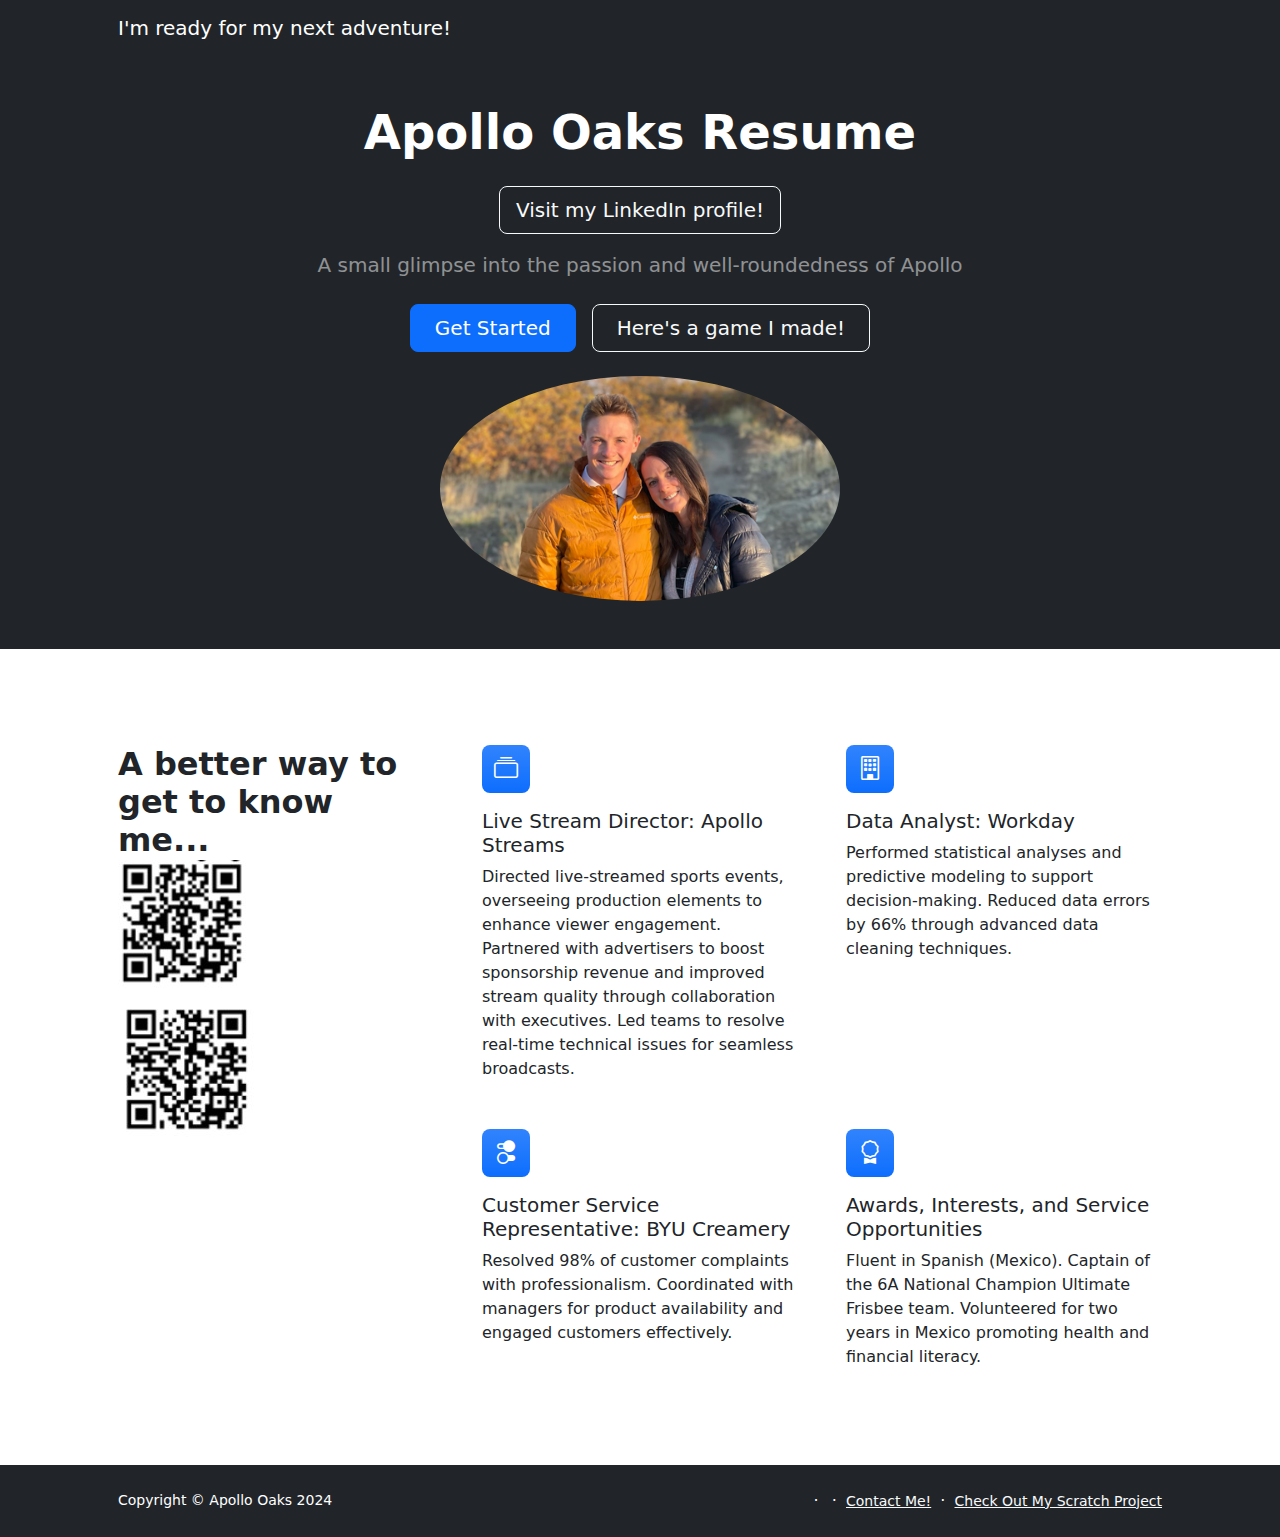
<file: index.html>
<!DOCTYPE html>
<html lang="en">
<head>
    <meta charset="utf-8" />
    <meta name="viewport" content="width=device-width, initial-scale=1, shrink-to-fit=no" />
    <meta name="description" content="Apollo Oaks Resume" />
    <meta name="author" content="Apollo Oaks" />
    <title>Apollo Oaks Resume</title>
    <!-- Favicon-->
    <link rel="icon" type="image/x-icon" href="assets/favicon.ico" />
    <!-- Bootstrap icons-->
    <link href="https://cdn.jsdelivr.net/npm/bootstrap-icons@1.5.0/font/bootstrap-icons.css" rel="stylesheet" />
    <!-- Core theme CSS (includes Bootstrap)-->
    <link href="css/styles.css" rel="stylesheet" />
</head>
<body class="d-flex flex-column h-100">
    <main class="flex-shrink-0">
        <!-- Navigation-->
        <nav class="navbar navbar-expand-lg navbar-dark bg-dark">
            <div class="container px-5">
                <a class="navbar-brand" href="index.html">I'm ready for my next adventure!</a>
                <button class="navbar-toggler" type="button" data-bs-toggle="collapse" data-bs-target="#navbarNav" aria-controls="navbarNav" aria-expanded="false" aria-label="Toggle navigation">
                    <span class="navbar-toggler-icon"></span>
                </button>
                <div class="collapse navbar-collapse" id="navbarNav">
                    <ul class="navbar-nav ms-auto mb-2 mb-lg-0">                        
                    </ul>
                </div>
            </div>
        </nav>

        <!-- Header-->
        <header class="bg-dark py-5">
            <div class="container px-5 text-center">
                <div class="row justify-content-center">
                    <div class="col-lg-8">
                        <h1 class="display-5 fw-bolder text-white mb-4">Apollo Oaks Resume</h1>
                        <a class="btn btn-outline-light btn-lg mb-3" href="https://www.linkedin.com/in/apollo-oaks/">Visit my LinkedIn profile!</a>
                        <p class="lead fw-normal text-white-50 mb-4">A small glimpse into the passion and well-roundedness of Apollo</p>
                        <div class="d-flex justify-content-center gap-3">
                            <a class="btn btn-primary btn-lg px-4" href="#features">Get Started</a>
                            <a class="btn btn-outline-light btn-lg px-4" href="html/aiwebapp.html">
                                Here's a game I made!
                            </a>
                            
                        </div>
                        <img src="assets/Profilepic.jpg" alt="Profile picture of Apollo Oaks" class="img-fluid mt-4 rounded-circle" style="max-width: 400px;">
                    </div>
                </div>
            </div>
        </header>
        

        <!-- Features Section-->
        <section class="py-5" id="features">
            <div class="container px-5 my-5">
                <div class="row gx-5">
                    <div class="col-lg-4 mb-5 mb-lg-0">
                        <h2 class="fw-bolder mb-0">A better way to get to know me... <div class="qr-section">
                            <div class="qr-code">
                                <img src="assets/Screenshot 2024-12-16 235323.jpeg" alt="Ultimate Frisbee Highlights" />
                                <p></p>
                                <p></p>
                                <p></p>
                                <p></p>
                                <img src="assets/Screenshot 2024-12-17 000816.jpeg" alt="Eagle Scout Project" />

                            </div>
                        </div>
                        </h2>
                    </div>
                    <div class="col-lg-8">
                        <div class="row gx-5 row-cols-1 row-cols-md-2">
                            <!-- Feature 1 -->
                            <div class="col mb-5 h-100">
                                <div class="feature bg-primary bg-gradient text-white rounded-3 mb-3">
                                    <i class="bi bi-collection"></i>
                                </div>
                                <h2 class="h5">Live Stream Director: Apollo Streams</h2>
                                <p class="mb-0">
                                    Directed live-streamed sports events, overseeing production elements to enhance viewer engagement.
                                    Partnered with advertisers to boost sponsorship revenue and improved stream quality through collaboration with executives.
                                    Led teams to resolve real-time technical issues for seamless broadcasts.
                                </p>
                            </div>
                            <!-- Feature 2 -->
                            <div class="col mb-5 h-100">
                                <div class="feature bg-primary bg-gradient text-white rounded-3 mb-3">
                                    <i class="bi bi-building"></i>
                                </div>
                                <h2 class="h5">Data Analyst: Workday</h2>
                                <p class="mb-0">
                                    Performed statistical analyses and predictive modeling to support decision-making.
                                    Reduced data errors by 66% through advanced data cleaning techniques.
                                </p>
                            </div>
                            <!-- Feature 3 -->
                            <div class="col mb-5 mb-md-0 h-100">
                                <div class="feature bg-primary bg-gradient text-white rounded-3 mb-3">
                                    <i class="bi bi-toggles2"></i>
                                </div>
                                <h2 class="h5">Customer Service Representative: BYU Creamery</h2>
                                <p class="mb-0">
                                    Resolved 98% of customer complaints with professionalism.
                                    Coordinated with managers for product availability and engaged customers effectively.
                                </p>
                            </div>
                            <!-- Feature 4 -->
                            <div class="col h-100">
                                <div class="feature bg-primary bg-gradient text-white rounded-3 mb-3">
                                    <i class="bi bi-award"></i>
                                </div>
                                <h2 class="h5">Awards, Interests, and Service Opportunities</h2>
                                <p class="mb-0">
                                    Fluent in Spanish (Mexico).
                                    Captain of the 6A National Champion Ultimate Frisbee team.
                                    Volunteered for two years in Mexico promoting health and financial literacy.
                                </p>
                            </div>
                        </div>
                    </div>
                </div>
            </div>
        </section>

        <!-- Call to Action -->
        
    </main>

    <!-- Footer -->
    <footer class="bg-dark py-4 mt-auto">
        <div class="container px-5">
            <div class="row align-items-center justify-content-between flex-column flex-sm-row">
                <div class="col-auto">
                    <div class="small m-0 text-white">Copyright &copy; Apollo Oaks 2024</div>
                </div>
                <div class="col-auto">
                    <span class="text-white mx-1">&middot;</span>
                    <span class="text-white mx-1">&middot;</span>
                    <a class="link-light small" href="#">Contact Me!</a>
                    <span class="text-white mx-1">&middot;</span>
                    <!-- Added Link to scratch.html -->
                    <a class="link-light small" href="html/scratch.html">Check Out My Scratch Project</a>
                </div>
            </div>
        </div>
    </footer>
    

    <!-- Bootstrap core JS -->
    <script src="https://cdn.jsdelivr.net/npm/bootstrap@5.2.3/dist/js/bootstrap.bundle.min.js"></script>
    <!-- Core theme JS -->
    <script src="js/scripts.js"></script>
</body>
</html>
</file>
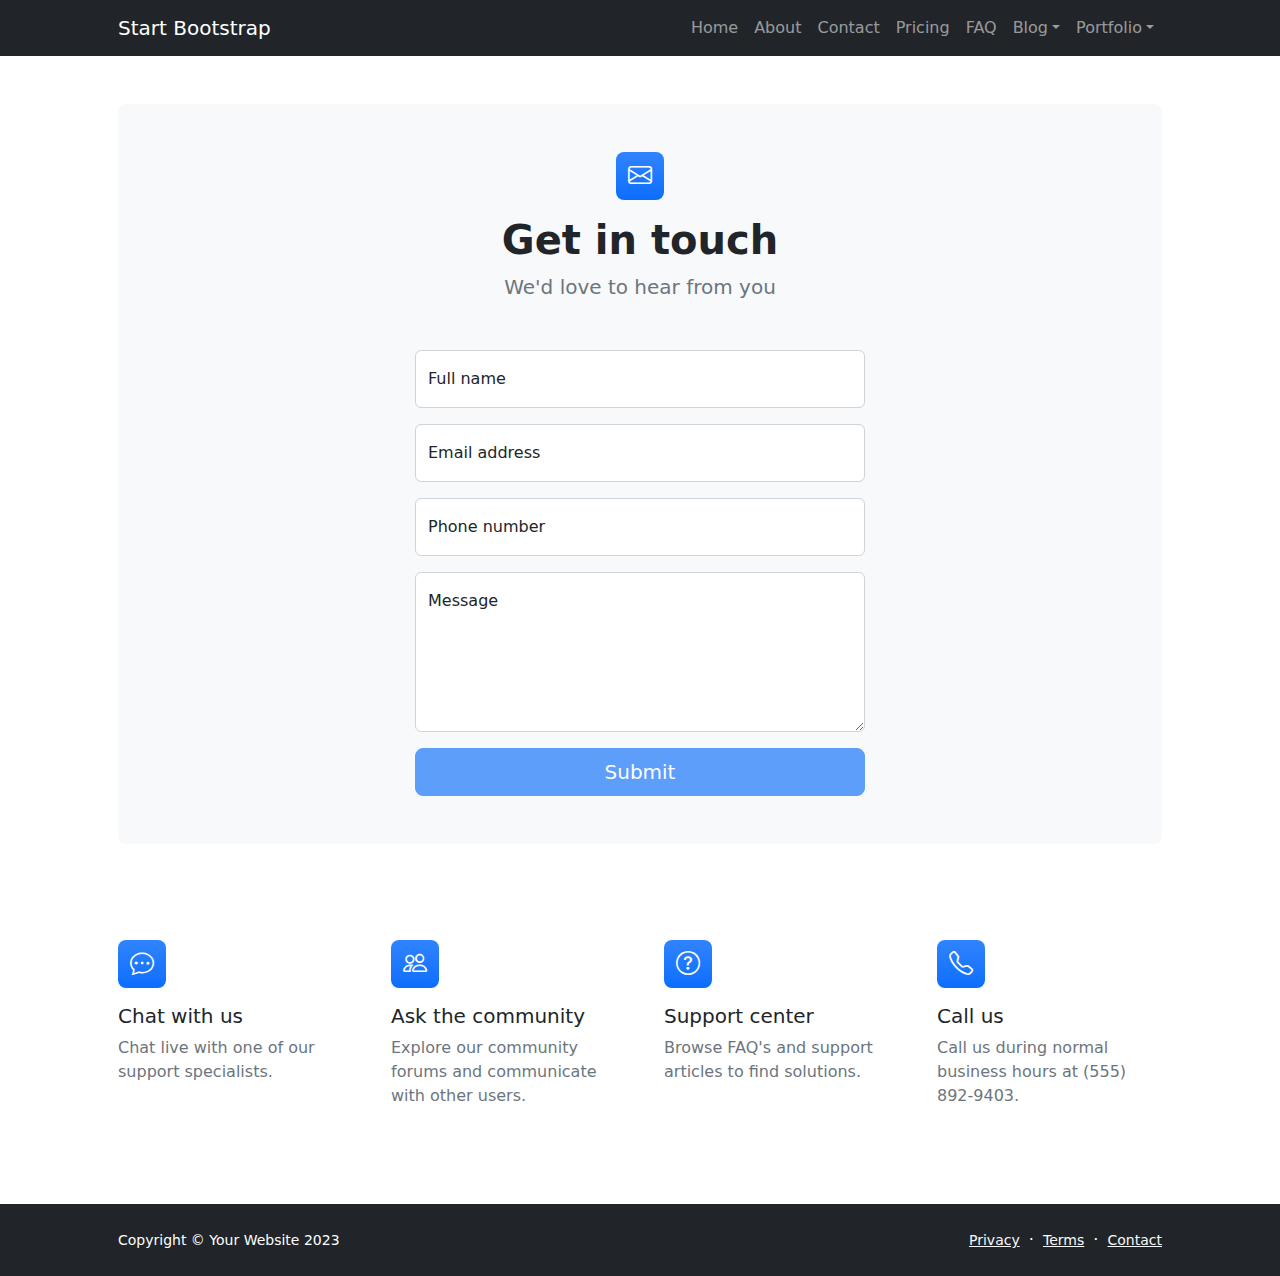
<file: contact.html>
<!DOCTYPE html>
<html lang="en">
    <head>
        <meta charset="utf-8" />
        <meta name="viewport" content="width=device-width, initial-scale=1, shrink-to-fit=no" />
        <meta name="description" content />
        <meta name="author" content />
        <title>Modern Business - Start Bootstrap Template</title>
        <!-- Favicon-->
        <link rel="icon" type="image/x-icon" href="assets/favicon.ico" />
        <!-- Bootstrap icons-->
        <link href="https://cdn.jsdelivr.net/npm/bootstrap-icons@1.5.0/font/bootstrap-icons.css" rel="stylesheet" />
        <!-- Core theme CSS (includes Bootstrap)-->
        <link href="css/styles.css" rel="stylesheet" />
    </head>
    <body class="d-flex flex-column">
        <main class="flex-shrink-0">
            <!-- Navigation-->
            <nav class="navbar navbar-expand-lg navbar-dark bg-dark">
                <div class="container px-5">
                    <a class="navbar-brand" href="index.html">Start Bootstrap</a>
                    <button class="navbar-toggler" type="button" data-bs-toggle="collapse" data-bs-target="#navbarSupportedContent" aria-controls="navbarSupportedContent" aria-expanded="false" aria-label="Toggle navigation"><span class="navbar-toggler-icon"></span></button>
                    <div class="collapse navbar-collapse" id="navbarSupportedContent">
                        <ul class="navbar-nav ms-auto mb-2 mb-lg-0">
                            <li class="nav-item"><a class="nav-link" href="index.html">Home</a></li>
                            <li class="nav-item"><a class="nav-link" href="about.html">About</a></li>
                            <li class="nav-item"><a class="nav-link" href="contact.html">Contact</a></li>
                            <li class="nav-item"><a class="nav-link" href="pricing.html">Pricing</a></li>
                            <li class="nav-item"><a class="nav-link" href="faq.html">FAQ</a></li>
                            <li class="nav-item dropdown">
                                <a class="nav-link dropdown-toggle" id="navbarDropdownBlog" href="#" role="button" data-bs-toggle="dropdown" aria-expanded="false">Blog</a>
                                <ul class="dropdown-menu dropdown-menu-end" aria-labelledby="navbarDropdownBlog">
                                    <li><a class="dropdown-item" href="blog-home.html">Blog Home</a></li>
                                    <li><a class="dropdown-item" href="blog-post.html">Blog Post</a></li>
                                </ul>
                            </li>
                            <li class="nav-item dropdown">
                                <a class="nav-link dropdown-toggle" id="navbarDropdownPortfolio" href="#" role="button" data-bs-toggle="dropdown" aria-expanded="false">Portfolio</a>
                                <ul class="dropdown-menu dropdown-menu-end" aria-labelledby="navbarDropdownPortfolio">
                                    <li><a class="dropdown-item" href="portfolio-overview.html">Portfolio Overview</a></li>
                                    <li><a class="dropdown-item" href="portfolio-item.html">Portfolio Item</a></li>
                                </ul>
                            </li>
                        </ul>
                    </div>
                </div>
            </nav>
            <!-- Page content-->
            <section class="py-5">
                <div class="container px-5">
                    <!-- Contact form-->
                    <div class="bg-light rounded-3 py-5 px-4 px-md-5 mb-5">
                        <div class="text-center mb-5">
                            <div class="feature bg-primary bg-gradient text-white rounded-3 mb-3"><i class="bi bi-envelope"></i></div>
                            <h1 class="fw-bolder">Get in touch</h1>
                            <p class="lead fw-normal text-muted mb-0">We'd love to hear from you</p>
                        </div>
                        <div class="row gx-5 justify-content-center">
                            <div class="col-lg-8 col-xl-6">
                                <!-- * * * * * * * * * * * * * * *-->
                                <!-- * * SB Forms Contact Form * *-->
                                <!-- * * * * * * * * * * * * * * *-->
                                <!-- This form is pre-integrated with SB Forms.-->
                                <!-- To make this form functional, sign up at-->
                                <!-- https://startbootstrap.com/solution/contact-forms-->
                                <!-- to get an API token!-->
                                <form id="contactForm" data-sb-form-api-token="API_TOKEN">
                                    <!-- Name input-->
                                    <div class="form-floating mb-3">
                                        <input class="form-control" id="name" type="text" placeholder="Enter your name..." data-sb-validations="required" />
                                        <label for="name">Full name</label>
                                        <div class="invalid-feedback" data-sb-feedback="name:required">A name is required.</div>
                                    </div>
                                    <!-- Email address input-->
                                    <div class="form-floating mb-3">
                                        <input class="form-control" id="email" type="email" placeholder="name@example.com" data-sb-validations="required,email" />
                                        <label for="email">Email address</label>
                                        <div class="invalid-feedback" data-sb-feedback="email:required">An email is required.</div>
                                        <div class="invalid-feedback" data-sb-feedback="email:email">Email is not valid.</div>
                                    </div>
                                    <!-- Phone number input-->
                                    <div class="form-floating mb-3">
                                        <input class="form-control" id="phone" type="tel" placeholder="(123) 456-7890" data-sb-validations="required" />
                                        <label for="phone">Phone number</label>
                                        <div class="invalid-feedback" data-sb-feedback="phone:required">A phone number is required.</div>
                                    </div>
                                    <!-- Message input-->
                                    <div class="form-floating mb-3">
                                        <textarea class="form-control" id="message" type="text" placeholder="Enter your message here..." style="height: 10rem" data-sb-validations="required"></textarea>
                                        <label for="message">Message</label>
                                        <div class="invalid-feedback" data-sb-feedback="message:required">A message is required.</div>
                                    </div>
                                    <!-- Submit success message-->
                                    <!---->
                                    <!-- This is what your users will see when the form-->
                                    <!-- has successfully submitted-->
                                    <div class="d-none" id="submitSuccessMessage">
                                        <div class="text-center mb-3">
                                            <div class="fw-bolder">Form submission successful!</div>
                                            To activate this form, sign up at
                                            <br />
                                            <a href="https://startbootstrap.com/solution/contact-forms">https://startbootstrap.com/solution/contact-forms</a>
                                        </div>
                                    </div>
                                    <!-- Submit error message-->
                                    <!---->
                                    <!-- This is what your users will see when there is-->
                                    <!-- an error submitting the form-->
                                    <div class="d-none" id="submitErrorMessage"><div class="text-center text-danger mb-3">Error sending message!</div></div>
                                    <!-- Submit Button-->
                                    <div class="d-grid"><button class="btn btn-primary btn-lg disabled" id="submitButton" type="submit">Submit</button></div>
                                </form>
                            </div>
                        </div>
                    </div>
                    <!-- Contact cards-->
                    <div class="row gx-5 row-cols-2 row-cols-lg-4 py-5">
                        <div class="col">
                            <div class="feature bg-primary bg-gradient text-white rounded-3 mb-3"><i class="bi bi-chat-dots"></i></div>
                            <div class="h5 mb-2">Chat with us</div>
                            <p class="text-muted mb-0">Chat live with one of our support specialists.</p>
                        </div>
                        <div class="col">
                            <div class="feature bg-primary bg-gradient text-white rounded-3 mb-3"><i class="bi bi-people"></i></div>
                            <div class="h5">Ask the community</div>
                            <p class="text-muted mb-0">Explore our community forums and communicate with other users.</p>
                        </div>
                        <div class="col">
                            <div class="feature bg-primary bg-gradient text-white rounded-3 mb-3"><i class="bi bi-question-circle"></i></div>
                            <div class="h5">Support center</div>
                            <p class="text-muted mb-0">Browse FAQ's and support articles to find solutions.</p>
                        </div>
                        <div class="col">
                            <div class="feature bg-primary bg-gradient text-white rounded-3 mb-3"><i class="bi bi-telephone"></i></div>
                            <div class="h5">Call us</div>
                            <p class="text-muted mb-0">Call us during normal business hours at (555) 892-9403.</p>
                        </div>
                    </div>
                </div>
            </section>
        </main>
        <!-- Footer-->
        <footer class="bg-dark py-4 mt-auto">
            <div class="container px-5">
                <div class="row align-items-center justify-content-between flex-column flex-sm-row">
                    <div class="col-auto"><div class="small m-0 text-white">Copyright &copy; Your Website 2023</div></div>
                    <div class="col-auto">
                        <a class="link-light small" href="#!">Privacy</a>
                        <span class="text-white mx-1">&middot;</span>
                        <a class="link-light small" href="#!">Terms</a>
                        <span class="text-white mx-1">&middot;</span>
                        <a class="link-light small" href="#!">Contact</a>
                    </div>
                </div>
            </div>
        </footer>
        <!-- Bootstrap core JS-->
        <script src="https://cdn.jsdelivr.net/npm/bootstrap@5.2.3/dist/js/bootstrap.bundle.min.js"></script>
        <!-- Core theme JS-->
        <script src="js/scripts.js"></script>
        <!-- * * * * * * * * * * * * * * * * * * * * * * * * * * * * * * * * * * * * * * * *-->
        <!-- * *                               SB Forms JS                               * *-->
        <!-- * * Activate your form at https://startbootstrap.com/solution/contact-forms * *-->
        <!-- * * * * * * * * * * * * * * * * * * * * * * * * * * * * * * * * * * * * * * * *-->
        <script src="https://cdn.startbootstrap.com/sb-forms-latest.js"></script>
    </body>
</html>
</file>
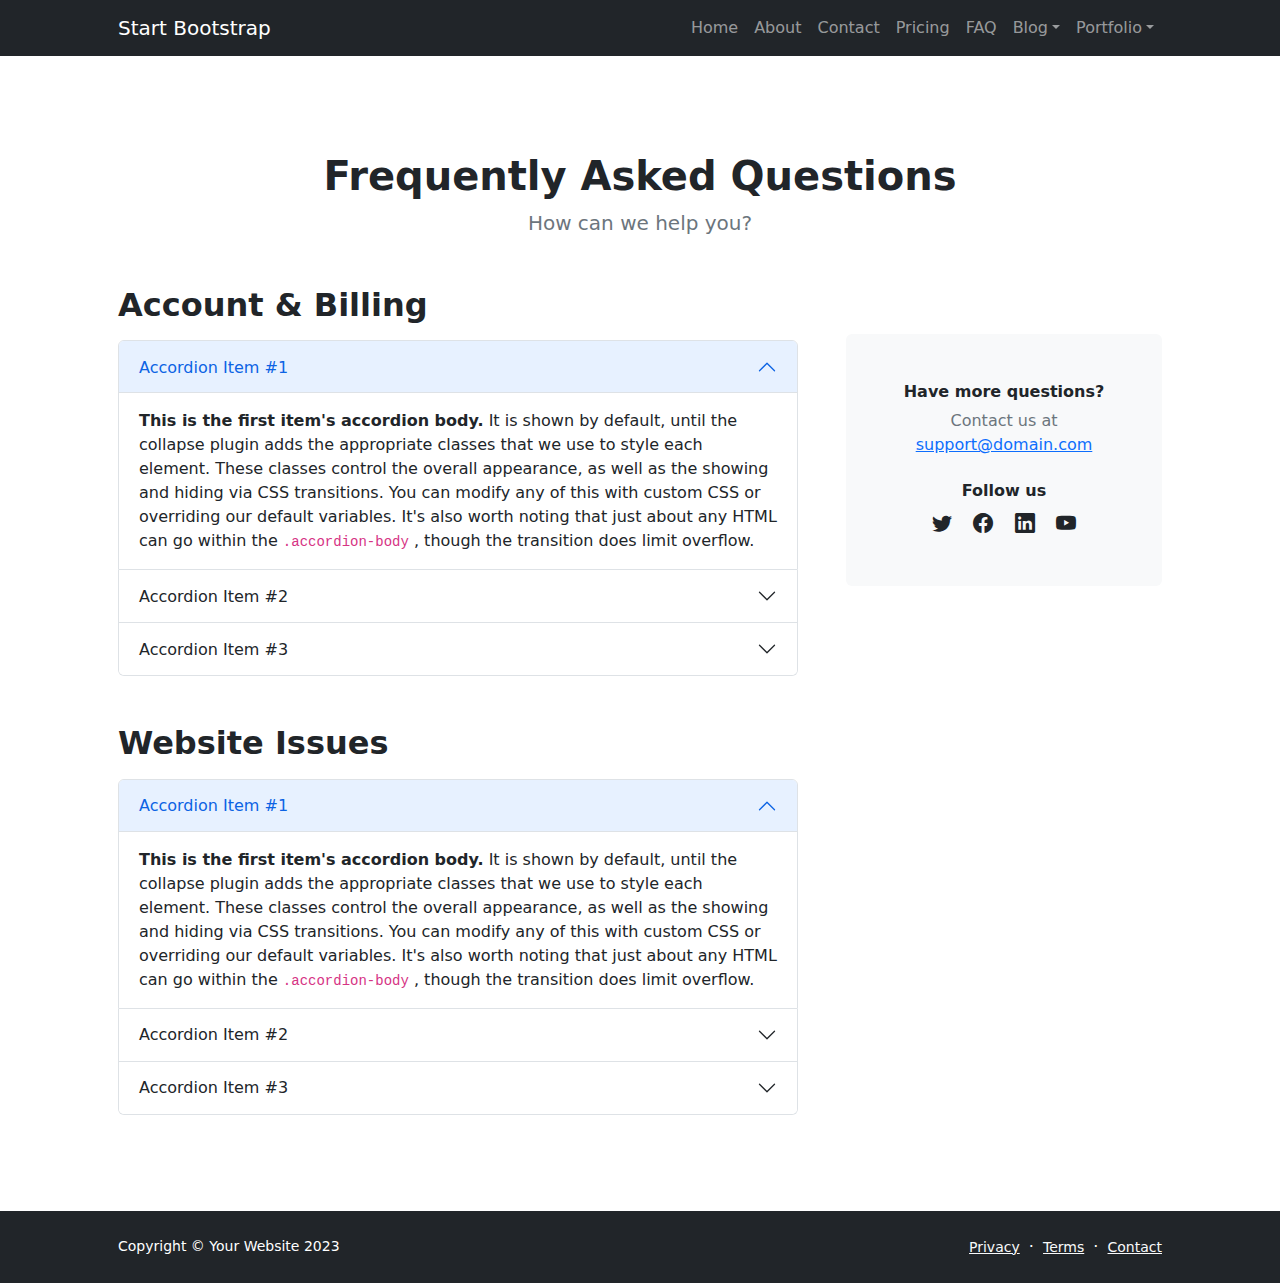
<file: faq.html>
<!DOCTYPE html>
<html lang="en">
    <head>
        <meta charset="utf-8" />
        <meta name="viewport" content="width=device-width, initial-scale=1, shrink-to-fit=no" />
        <meta name="description" content="" />
        <meta name="author" content="" />
        <title>Modern Business - Start Bootstrap Template</title>
        <!-- Favicon-->
        <link rel="icon" type="image/x-icon" href="assets/favicon.ico" />
        <!-- Bootstrap icons-->
        <link href="https://cdn.jsdelivr.net/npm/bootstrap-icons@1.5.0/font/bootstrap-icons.css" rel="stylesheet" />
        <!-- Core theme CSS (includes Bootstrap)-->
        <link href="css/styles.css" rel="stylesheet" />
    </head>
    <body class="d-flex flex-column h-100">
        <main class="flex-shrink-0">
            <!-- Navigation-->
            <nav class="navbar navbar-expand-lg navbar-dark bg-dark">
                <div class="container px-5">
                    <a class="navbar-brand" href="index.html">Start Bootstrap</a>
                    <button class="navbar-toggler" type="button" data-bs-toggle="collapse" data-bs-target="#navbarSupportedContent" aria-controls="navbarSupportedContent" aria-expanded="false" aria-label="Toggle navigation"><span class="navbar-toggler-icon"></span></button>
                    <div class="collapse navbar-collapse" id="navbarSupportedContent">
                        <ul class="navbar-nav ms-auto mb-2 mb-lg-0">
                            <li class="nav-item"><a class="nav-link" href="index.html">Home</a></li>
                            <li class="nav-item"><a class="nav-link" href="about.html">About</a></li>
                            <li class="nav-item"><a class="nav-link" href="contact.html">Contact</a></li>
                            <li class="nav-item"><a class="nav-link" href="pricing.html">Pricing</a></li>
                            <li class="nav-item"><a class="nav-link" href="faq.html">FAQ</a></li>
                            <li class="nav-item dropdown">
                                <a class="nav-link dropdown-toggle" id="navbarDropdownBlog" href="#" role="button" data-bs-toggle="dropdown" aria-expanded="false">Blog</a>
                                <ul class="dropdown-menu dropdown-menu-end" aria-labelledby="navbarDropdownBlog">
                                    <li><a class="dropdown-item" href="blog-home.html">Blog Home</a></li>
                                    <li><a class="dropdown-item" href="blog-post.html">Blog Post</a></li>
                                </ul>
                            </li>
                            <li class="nav-item dropdown">
                                <a class="nav-link dropdown-toggle" id="navbarDropdownPortfolio" href="#" role="button" data-bs-toggle="dropdown" aria-expanded="false">Portfolio</a>
                                <ul class="dropdown-menu dropdown-menu-end" aria-labelledby="navbarDropdownPortfolio">
                                    <li><a class="dropdown-item" href="portfolio-overview.html">Portfolio Overview</a></li>
                                    <li><a class="dropdown-item" href="portfolio-item.html">Portfolio Item</a></li>
                                </ul>
                            </li>
                        </ul>
                    </div>
                </div>
            </nav>
            <!-- Page Content-->
            <section class="py-5">
                <div class="container px-5 my-5">
                    <div class="text-center mb-5">
                        <h1 class="fw-bolder">Frequently Asked Questions</h1>
                        <p class="lead fw-normal text-muted mb-0">How can we help you?</p>
                    </div>
                    <div class="row gx-5">
                        <div class="col-xl-8">
                            <!-- FAQ Accordion 1-->
                            <h2 class="fw-bolder mb-3">Account &amp; Billing</h2>
                            <div class="accordion mb-5" id="accordionExample">
                                <div class="accordion-item">
                                    <h3 class="accordion-header" id="headingOne"><button class="accordion-button" type="button" data-bs-toggle="collapse" data-bs-target="#collapseOne" aria-expanded="true" aria-controls="collapseOne">Accordion Item #1</button></h3>
                                    <div class="accordion-collapse collapse show" id="collapseOne" aria-labelledby="headingOne" data-bs-parent="#accordionExample">
                                        <div class="accordion-body">
                                            <strong>This is the first item's accordion body.</strong>
                                            It is shown by default, until the collapse plugin adds the appropriate classes that we use to style each element. These classes control the overall appearance, as well as the showing and hiding via CSS transitions. You can modify any of this with custom CSS or overriding our default variables. It's also worth noting that just about any HTML can go within the
                                            <code>.accordion-body</code>
                                            , though the transition does limit overflow.
                                        </div>
                                    </div>
                                </div>
                                <div class="accordion-item">
                                    <h3 class="accordion-header" id="headingTwo"><button class="accordion-button collapsed" type="button" data-bs-toggle="collapse" data-bs-target="#collapseTwo" aria-expanded="false" aria-controls="collapseTwo">Accordion Item #2</button></h3>
                                    <div class="accordion-collapse collapse" id="collapseTwo" aria-labelledby="headingTwo" data-bs-parent="#accordionExample">
                                        <div class="accordion-body">
                                            <strong>This is the second item's accordion body.</strong>
                                            It is hidden by default, until the collapse plugin adds the appropriate classes that we use to style each element. These classes control the overall appearance, as well as the showing and hiding via CSS transitions. You can modify any of this with custom CSS or overriding our default variables. It's also worth noting that just about any HTML can go within the
                                            <code>.accordion-body</code>
                                            , though the transition does limit overflow.
                                        </div>
                                    </div>
                                </div>
                                <div class="accordion-item">
                                    <h3 class="accordion-header" id="headingThree"><button class="accordion-button collapsed" type="button" data-bs-toggle="collapse" data-bs-target="#collapseThree" aria-expanded="false" aria-controls="collapseThree">Accordion Item #3</button></h3>
                                    <div class="accordion-collapse collapse" id="collapseThree" aria-labelledby="headingThree" data-bs-parent="#accordionExample">
                                        <div class="accordion-body">
                                            <strong>This is the third item's accordion body.</strong>
                                            It is hidden by default, until the collapse plugin adds the appropriate classes that we use to style each element. These classes control the overall appearance, as well as the showing and hiding via CSS transitions. You can modify any of this with custom CSS or overriding our default variables. It's also worth noting that just about any HTML can go within the
                                            <code>.accordion-body</code>
                                            , though the transition does limit overflow.
                                        </div>
                                    </div>
                                </div>
                            </div>
                            <!-- FAQ Accordion 2-->
                            <h2 class="fw-bolder mb-3">Website Issues</h2>
                            <div class="accordion mb-5 mb-xl-0" id="accordionExample2">
                                <div class="accordion-item">
                                    <h3 class="accordion-header" id="headingOne"><button class="accordion-button" type="button" data-bs-toggle="collapse" data-bs-target="#collapseOne2" aria-expanded="true" aria-controls="collapseOne2">Accordion Item #1</button></h3>
                                    <div class="accordion-collapse collapse show" id="collapseOne2" aria-labelledby="headingOne" data-bs-parent="#accordionExample2">
                                        <div class="accordion-body">
                                            <strong>This is the first item's accordion body.</strong>
                                            It is shown by default, until the collapse plugin adds the appropriate classes that we use to style each element. These classes control the overall appearance, as well as the showing and hiding via CSS transitions. You can modify any of this with custom CSS or overriding our default variables. It's also worth noting that just about any HTML can go within the
                                            <code>.accordion-body</code>
                                            , though the transition does limit overflow.
                                        </div>
                                    </div>
                                </div>
                                <div class="accordion-item">
                                    <h3 class="accordion-header" id="headingTwo"><button class="accordion-button collapsed" type="button" data-bs-toggle="collapse" data-bs-target="#collapseTwo2" aria-expanded="false" aria-controls="collapseTwo2">Accordion Item #2</button></h3>
                                    <div class="accordion-collapse collapse" id="collapseTwo2" aria-labelledby="headingTwo" data-bs-parent="#accordionExample2">
                                        <div class="accordion-body">
                                            <strong>This is the second item's accordion body.</strong>
                                            It is hidden by default, until the collapse plugin adds the appropriate classes that we use to style each element. These classes control the overall appearance, as well as the showing and hiding via CSS transitions. You can modify any of this with custom CSS or overriding our default variables. It's also worth noting that just about any HTML can go within the
                                            <code>.accordion-body</code>
                                            , though the transition does limit overflow.
                                        </div>
                                    </div>
                                </div>
                                <div class="accordion-item">
                                    <h3 class="accordion-header" id="headingThree"><button class="accordion-button collapsed" type="button" data-bs-toggle="collapse" data-bs-target="#collapseThree2" aria-expanded="false" aria-controls="collapseThree2">Accordion Item #3</button></h3>
                                    <div class="accordion-collapse collapse" id="collapseThree2" aria-labelledby="headingThree" data-bs-parent="#accordionExample2">
                                        <div class="accordion-body">
                                            <strong>This is the third item's accordion body.</strong>
                                            It is hidden by default, until the collapse plugin adds the appropriate classes that we use to style each element. These classes control the overall appearance, as well as the showing and hiding via CSS transitions. You can modify any of this with custom CSS or overriding our default variables. It's also worth noting that just about any HTML can go within the
                                            <code>.accordion-body</code>
                                            , though the transition does limit overflow.
                                        </div>
                                    </div>
                                </div>
                            </div>
                        </div>
                        <div class="col-xl-4">
                            <div class="card border-0 bg-light mt-xl-5">
                                <div class="card-body p-4 py-lg-5">
                                    <div class="d-flex align-items-center justify-content-center">
                                        <div class="text-center">
                                            <div class="h6 fw-bolder">Have more questions?</div>
                                            <p class="text-muted mb-4">
                                                Contact us at
                                                <br />
                                                <a href="#!">support@domain.com</a>
                                            </p>
                                            <div class="h6 fw-bolder">Follow us</div>
                                            <a class="fs-5 px-2 link-dark" href="#!"><i class="bi-twitter"></i></a>
                                            <a class="fs-5 px-2 link-dark" href="#!"><i class="bi-facebook"></i></a>
                                            <a class="fs-5 px-2 link-dark" href="#!"><i class="bi-linkedin"></i></a>
                                            <a class="fs-5 px-2 link-dark" href="#!"><i class="bi-youtube"></i></a>
                                        </div>
                                    </div>
                                </div>
                            </div>
                        </div>
                    </div>
                </div>
            </section>
        </main>
        <!-- Footer-->
        <footer class="bg-dark py-4 mt-auto">
            <div class="container px-5">
                <div class="row align-items-center justify-content-between flex-column flex-sm-row">
                    <div class="col-auto"><div class="small m-0 text-white">Copyright &copy; Your Website 2023</div></div>
                    <div class="col-auto">
                        <a class="link-light small" href="#!">Privacy</a>
                        <span class="text-white mx-1">&middot;</span>
                        <a class="link-light small" href="#!">Terms</a>
                        <span class="text-white mx-1">&middot;</span>
                        <a class="link-light small" href="#!">Contact</a>
                    </div>
                </div>
            </div>
        </footer>
        <!-- Bootstrap core JS-->
        <script src="https://cdn.jsdelivr.net/npm/bootstrap@5.2.3/dist/js/bootstrap.bundle.min.js"></script>
        <!-- Core theme JS-->
        <script src="js/scripts.js"></script>
    </body>
</html>
</file>
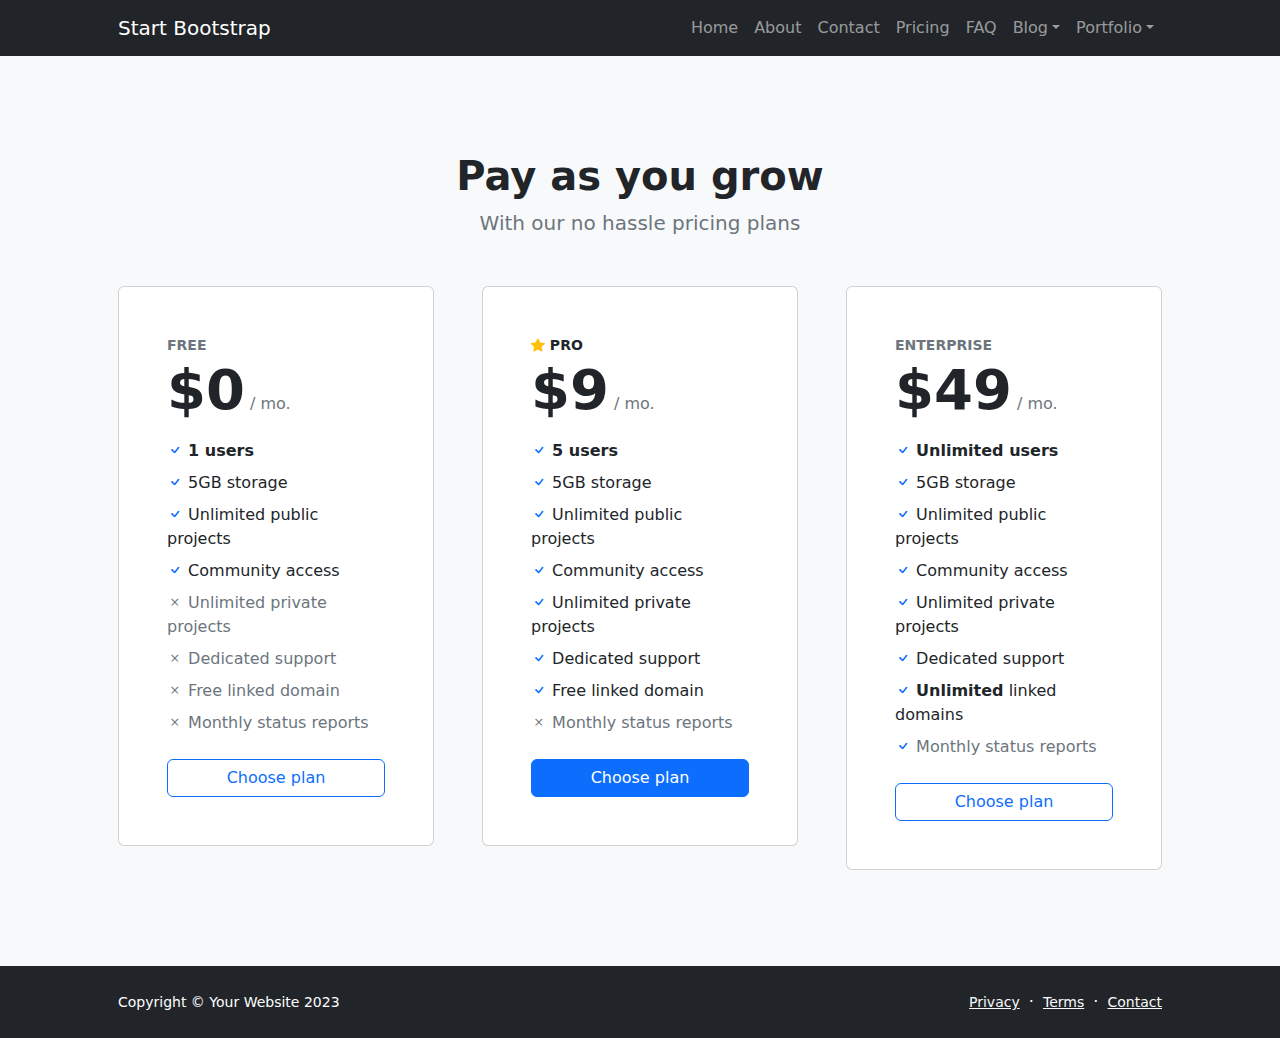
<file: pricing.html>
<!DOCTYPE html>
<html lang="en">
    <head>
        <meta charset="utf-8" />
        <meta name="viewport" content="width=device-width, initial-scale=1, shrink-to-fit=no" />
        <meta name="description" content="" />
        <meta name="author" content="" />
        <title>Modern Business - Start Bootstrap Template</title>
        <!-- Favicon-->
        <link rel="icon" type="image/x-icon" href="assets/favicon.ico" />
        <!-- Bootstrap icons-->
        <link href="https://cdn.jsdelivr.net/npm/bootstrap-icons@1.5.0/font/bootstrap-icons.css" rel="stylesheet" />
        <!-- Core theme CSS (includes Bootstrap)-->
        <link href="css/styles.css" rel="stylesheet" />
    </head>
    <body class="d-flex flex-column">
        <main class="flex-shrink-0">
            <!-- Navigation-->
            <nav class="navbar navbar-expand-lg navbar-dark bg-dark">
                <div class="container px-5">
                    <a class="navbar-brand" href="index.html">Start Bootstrap</a>
                    <button class="navbar-toggler" type="button" data-bs-toggle="collapse" data-bs-target="#navbarSupportedContent" aria-controls="navbarSupportedContent" aria-expanded="false" aria-label="Toggle navigation"><span class="navbar-toggler-icon"></span></button>
                    <div class="collapse navbar-collapse" id="navbarSupportedContent">
                        <ul class="navbar-nav ms-auto mb-2 mb-lg-0">
                            <li class="nav-item"><a class="nav-link" href="index.html">Home</a></li>
                            <li class="nav-item"><a class="nav-link" href="about.html">About</a></li>
                            <li class="nav-item"><a class="nav-link" href="contact.html">Contact</a></li>
                            <li class="nav-item"><a class="nav-link" href="pricing.html">Pricing</a></li>
                            <li class="nav-item"><a class="nav-link" href="faq.html">FAQ</a></li>
                            <li class="nav-item dropdown">
                                <a class="nav-link dropdown-toggle" id="navbarDropdownBlog" href="#" role="button" data-bs-toggle="dropdown" aria-expanded="false">Blog</a>
                                <ul class="dropdown-menu dropdown-menu-end" aria-labelledby="navbarDropdownBlog">
                                    <li><a class="dropdown-item" href="blog-home.html">Blog Home</a></li>
                                    <li><a class="dropdown-item" href="blog-post.html">Blog Post</a></li>
                                </ul>
                            </li>
                            <li class="nav-item dropdown">
                                <a class="nav-link dropdown-toggle" id="navbarDropdownPortfolio" href="#" role="button" data-bs-toggle="dropdown" aria-expanded="false">Portfolio</a>
                                <ul class="dropdown-menu dropdown-menu-end" aria-labelledby="navbarDropdownPortfolio">
                                    <li><a class="dropdown-item" href="portfolio-overview.html">Portfolio Overview</a></li>
                                    <li><a class="dropdown-item" href="portfolio-item.html">Portfolio Item</a></li>
                                </ul>
                            </li>
                        </ul>
                    </div>
                </div>
            </nav>
            <!-- Pricing section-->
            <section class="bg-light py-5">
                <div class="container px-5 my-5">
                    <div class="text-center mb-5">
                        <h1 class="fw-bolder">Pay as you grow</h1>
                        <p class="lead fw-normal text-muted mb-0">With our no hassle pricing plans</p>
                    </div>
                    <div class="row gx-5 justify-content-center">
                        <!-- Pricing card free-->
                        <div class="col-lg-6 col-xl-4">
                            <div class="card mb-5 mb-xl-0">
                                <div class="card-body p-5">
                                    <div class="small text-uppercase fw-bold text-muted">Free</div>
                                    <div class="mb-3">
                                        <span class="display-4 fw-bold">$0</span>
                                        <span class="text-muted">/ mo.</span>
                                    </div>
                                    <ul class="list-unstyled mb-4">
                                        <li class="mb-2">
                                            <i class="bi bi-check text-primary"></i>
                                            <strong>1 users</strong>
                                        </li>
                                        <li class="mb-2">
                                            <i class="bi bi-check text-primary"></i>
                                            5GB storage
                                        </li>
                                        <li class="mb-2">
                                            <i class="bi bi-check text-primary"></i>
                                            Unlimited public projects
                                        </li>
                                        <li class="mb-2">
                                            <i class="bi bi-check text-primary"></i>
                                            Community access
                                        </li>
                                        <li class="mb-2 text-muted">
                                            <i class="bi bi-x"></i>
                                            Unlimited private projects
                                        </li>
                                        <li class="mb-2 text-muted">
                                            <i class="bi bi-x"></i>
                                            Dedicated support
                                        </li>
                                        <li class="mb-2 text-muted">
                                            <i class="bi bi-x"></i>
                                            Free linked domain
                                        </li>
                                        <li class="text-muted">
                                            <i class="bi bi-x"></i>
                                            Monthly status reports
                                        </li>
                                    </ul>
                                    <div class="d-grid"><a class="btn btn-outline-primary" href="#!">Choose plan</a></div>
                                </div>
                            </div>
                        </div>
                        <!-- Pricing card pro-->
                        <div class="col-lg-6 col-xl-4">
                            <div class="card mb-5 mb-xl-0">
                                <div class="card-body p-5">
                                    <div class="small text-uppercase fw-bold">
                                        <i class="bi bi-star-fill text-warning"></i>
                                        Pro
                                    </div>
                                    <div class="mb-3">
                                        <span class="display-4 fw-bold">$9</span>
                                        <span class="text-muted">/ mo.</span>
                                    </div>
                                    <ul class="list-unstyled mb-4">
                                        <li class="mb-2">
                                            <i class="bi bi-check text-primary"></i>
                                            <strong>5 users</strong>
                                        </li>
                                        <li class="mb-2">
                                            <i class="bi bi-check text-primary"></i>
                                            5GB storage
                                        </li>
                                        <li class="mb-2">
                                            <i class="bi bi-check text-primary"></i>
                                            Unlimited public projects
                                        </li>
                                        <li class="mb-2">
                                            <i class="bi bi-check text-primary"></i>
                                            Community access
                                        </li>
                                        <li class="mb-2">
                                            <i class="bi bi-check text-primary"></i>
                                            Unlimited private projects
                                        </li>
                                        <li class="mb-2">
                                            <i class="bi bi-check text-primary"></i>
                                            Dedicated support
                                        </li>
                                        <li class="mb-2">
                                            <i class="bi bi-check text-primary"></i>
                                            Free linked domain
                                        </li>
                                        <li class="text-muted">
                                            <i class="bi bi-x"></i>
                                            Monthly status reports
                                        </li>
                                    </ul>
                                    <div class="d-grid"><a class="btn btn-primary" href="#!">Choose plan</a></div>
                                </div>
                            </div>
                        </div>
                        <!-- Pricing card enterprise-->
                        <div class="col-lg-6 col-xl-4">
                            <div class="card">
                                <div class="card-body p-5">
                                    <div class="small text-uppercase fw-bold text-muted">Enterprise</div>
                                    <div class="mb-3">
                                        <span class="display-4 fw-bold">$49</span>
                                        <span class="text-muted">/ mo.</span>
                                    </div>
                                    <ul class="list-unstyled mb-4">
                                        <li class="mb-2">
                                            <i class="bi bi-check text-primary"></i>
                                            <strong>Unlimited users</strong>
                                        </li>
                                        <li class="mb-2">
                                            <i class="bi bi-check text-primary"></i>
                                            5GB storage
                                        </li>
                                        <li class="mb-2">
                                            <i class="bi bi-check text-primary"></i>
                                            Unlimited public projects
                                        </li>
                                        <li class="mb-2">
                                            <i class="bi bi-check text-primary"></i>
                                            Community access
                                        </li>
                                        <li class="mb-2">
                                            <i class="bi bi-check text-primary"></i>
                                            Unlimited private projects
                                        </li>
                                        <li class="mb-2">
                                            <i class="bi bi-check text-primary"></i>
                                            Dedicated support
                                        </li>
                                        <li class="mb-2">
                                            <i class="bi bi-check text-primary"></i>
                                            <strong>Unlimited</strong>
                                            linked domains
                                        </li>
                                        <li class="text-muted">
                                            <i class="bi bi-check text-primary"></i>
                                            Monthly status reports
                                        </li>
                                    </ul>
                                    <div class="d-grid"><a class="btn btn-outline-primary" href="#!">Choose plan</a></div>
                                </div>
                            </div>
                        </div>
                    </div>
                </div>
            </section>
        </main>
        <!-- Footer-->
        <footer class="bg-dark py-4 mt-auto">
            <div class="container px-5">
                <div class="row align-items-center justify-content-between flex-column flex-sm-row">
                    <div class="col-auto"><div class="small m-0 text-white">Copyright &copy; Your Website 2023</div></div>
                    <div class="col-auto">
                        <a class="link-light small" href="#!">Privacy</a>
                        <span class="text-white mx-1">&middot;</span>
                        <a class="link-light small" href="#!">Terms</a>
                        <span class="text-white mx-1">&middot;</span>
                        <a class="link-light small" href="#!">Contact</a>
                    </div>
                </div>
            </div>
        </footer>
        <!-- Bootstrap core JS-->
        <script src="https://cdn.jsdelivr.net/npm/bootstrap@5.2.3/dist/js/bootstrap.bundle.min.js"></script>
        <!-- Core theme JS-->
        <script src="js/scripts.js"></script>
    </body>
</html>
</file>
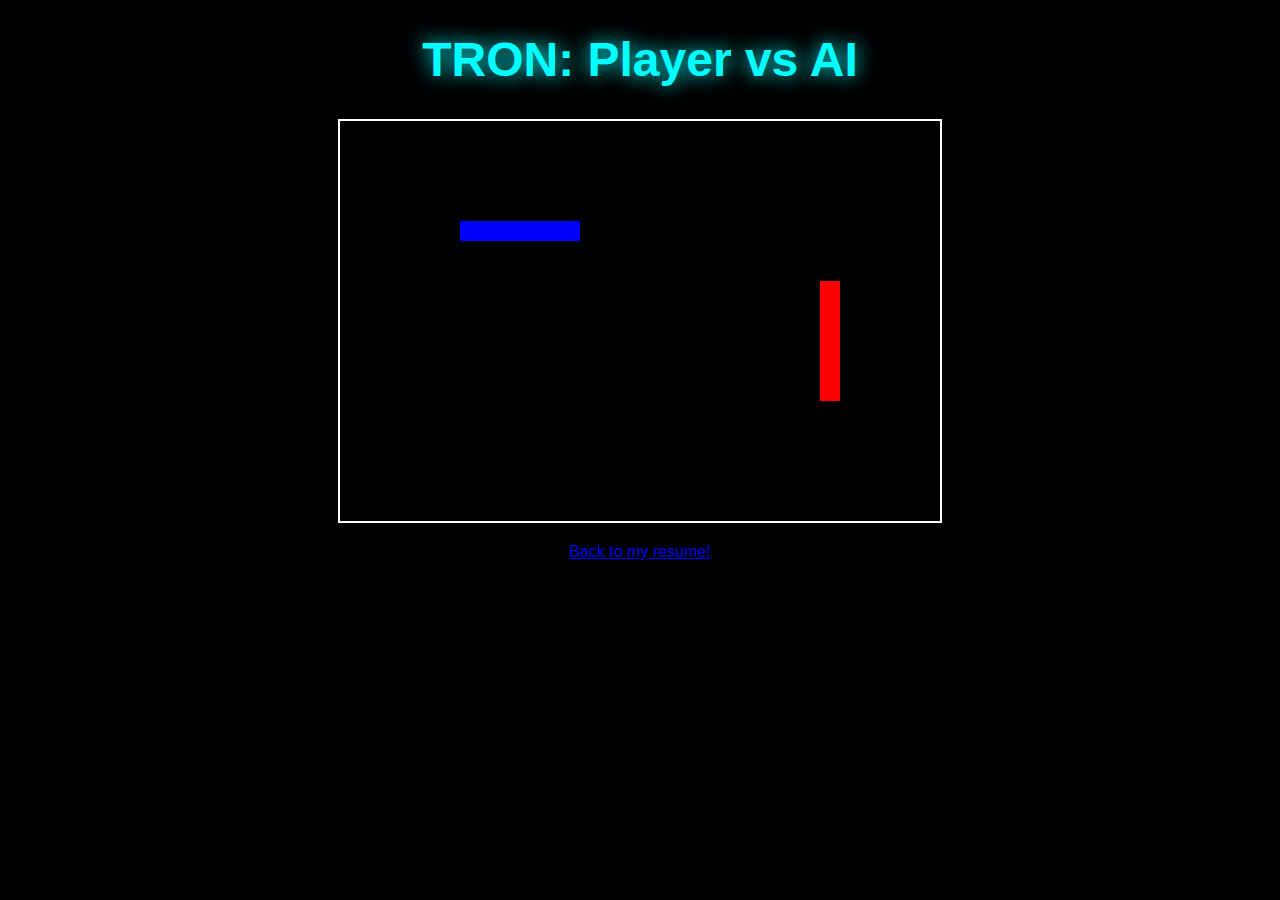
<file: html/aiwebapp.html>
<!DOCTYPE html>
<html lang="en">
<head>
  <meta charset="UTF-8">
  <meta name="viewport" content="width=device-width, initial-scale=1.0">
  <title>TRON Game: Player vs AI</title>
  <style>
    body {
      background-color: black;
      color: white;
      text-align: center;
      font-family: Arial, sans-serif;
      margin: 0;
    }
    h1 {
      font-size: 3em;
      color: cyan;
      text-shadow: 0 0 20px cyan;
    }
    canvas {
      border: 2px solid white;
      display: block;
      margin: 20px auto;
    }
    button {
      display: none;
      font-size: 1.5em;
      padding: 10px 20px;
      background-color: cyan;
      color: black;
      border: none;
      border-radius: 5px;
      cursor: pointer;
    }
    button:hover {
      background-color: white;
      color: cyan;
    }
  </style>
</head>
<body>
  <h1>TRON: Player vs AI</h1>
  <canvas id="gameCanvas" width="600" height="400"></canvas>
  <button id="restartButton">Restart</button>
  <a href="../index.html" id="resumeLink">Back to my resume!</a>
  <script>
    const canvas = document.getElementById("gameCanvas");
    const ctx = canvas.getContext("2d");
    const restartButton = document.getElementById("restartButton");

    const gridSize = 20;
    const rows = canvas.height / gridSize;
    const cols = canvas.width / gridSize;

    let player, ai, gameOver;

    function resetGame() {
      player = { x: 5, y: 5, direction: "RIGHT", trail: [] };
      ai = { x: cols - 6, y: rows - 6, direction: "LEFT", trail: [] };
      gameOver = false;

      restartButton.style.display = "none";
      gameLoop();
    }

    function drawGrid() {
      ctx.fillStyle = "black";
      ctx.fillRect(0, 0, canvas.width, canvas.height);
    }

    function drawTrail(trail, color) {
      ctx.fillStyle = color;
      for (const segment of trail) {
        ctx.fillRect(segment.x * gridSize, segment.y * gridSize, gridSize, gridSize);
      }
    }

    function move(entity) {
      switch (entity.direction) {
        case "UP": entity.y -= 1; break;
        case "DOWN": entity.y += 1; break;
        case "LEFT": entity.x -= 1; break;
        case "RIGHT": entity.x += 1; break;
      }
      entity.trail.push({ x: entity.x, y: entity.y });
    }

    function aiLogic() {
      const possibleMoves = [
        { direction: "UP", dx: 0, dy: -1 },
        { direction: "DOWN", dx: 0, dy: 1 },
        { direction: "LEFT", dx: -1, dy: 0 },
        { direction: "RIGHT", dx: 1, dy: 0 },
      ];

      const safeMoves = possibleMoves.filter(move => {
        const newX = ai.x + move.dx;
        const newY = ai.y + move.dy;
        return (
          newX >= 0 &&
          newX < cols &&
          newY >= 0 &&
          newY < rows &&
          !ai.trail.some(segment => segment.x === newX && segment.y === newY) &&
          !player.trail.some(segment => segment.x === newX && segment.y === newY)
        );
      });

      if (safeMoves.length > 0) {
        safeMoves.sort((a, b) => {
          const distA = Math.abs((ai.x + a.dx) - player.x) + Math.abs((ai.y + a.dy) - player.y);
          const distB = Math.abs((ai.x + b.dx) - player.x) + Math.abs((ai.y + b.dy) - player.y);
          return distA - distB;
        });
        ai.direction = safeMoves[0].direction;
      }
    }

    function checkCollision(entity, opponentTrail) {
      if (entity.x < 0 || entity.x >= cols || entity.y < 0 || entity.y >= rows) return true;
      for (const segment of opponentTrail) {
        if (entity.x === segment.x && entity.y === segment.y) return true;
      }
      for (let i = 0; i < entity.trail.length - 1; i++) {
        if (entity.x === entity.trail[i].x && entity.y === entity.trail[i].y) return true;
      }
      return false;
    }

    function checkGameOver() {
      const playerCollision = checkCollision(player, ai.trail);
      const aiCollision = checkCollision(ai, player.trail);

      if (playerCollision || aiCollision) {
        gameOver = true;
        const winner = playerCollision
          ? "AI Wins!"
          : "Player Wins!";
        alert(winner);
        restartButton.style.display = "block";
      }
    }

    function gameLoop() {
      if (gameOver) return;

      drawGrid();
      drawTrail(player.trail, "blue");
      drawTrail(ai.trail, "red");

      move(player);
      aiLogic();
      move(ai);

      checkGameOver();
      setTimeout(() => requestAnimationFrame(gameLoop), 100);
    }

    document.addEventListener("keydown", (e) => {
      switch (e.key) {
        case "w": if (player.direction !== "DOWN") player.direction = "UP"; break;
        case "s": if (player.direction !== "UP") player.direction = "DOWN"; break;
        case "a": if (player.direction !== "RIGHT") player.direction = "LEFT"; break;
        case "d": if (player.direction !== "LEFT") player.direction = "RIGHT"; break;
      }
    });

    restartButton.addEventListener("click", resetGame);

    resetGame();
  </script>
</body>
</html>
</file>
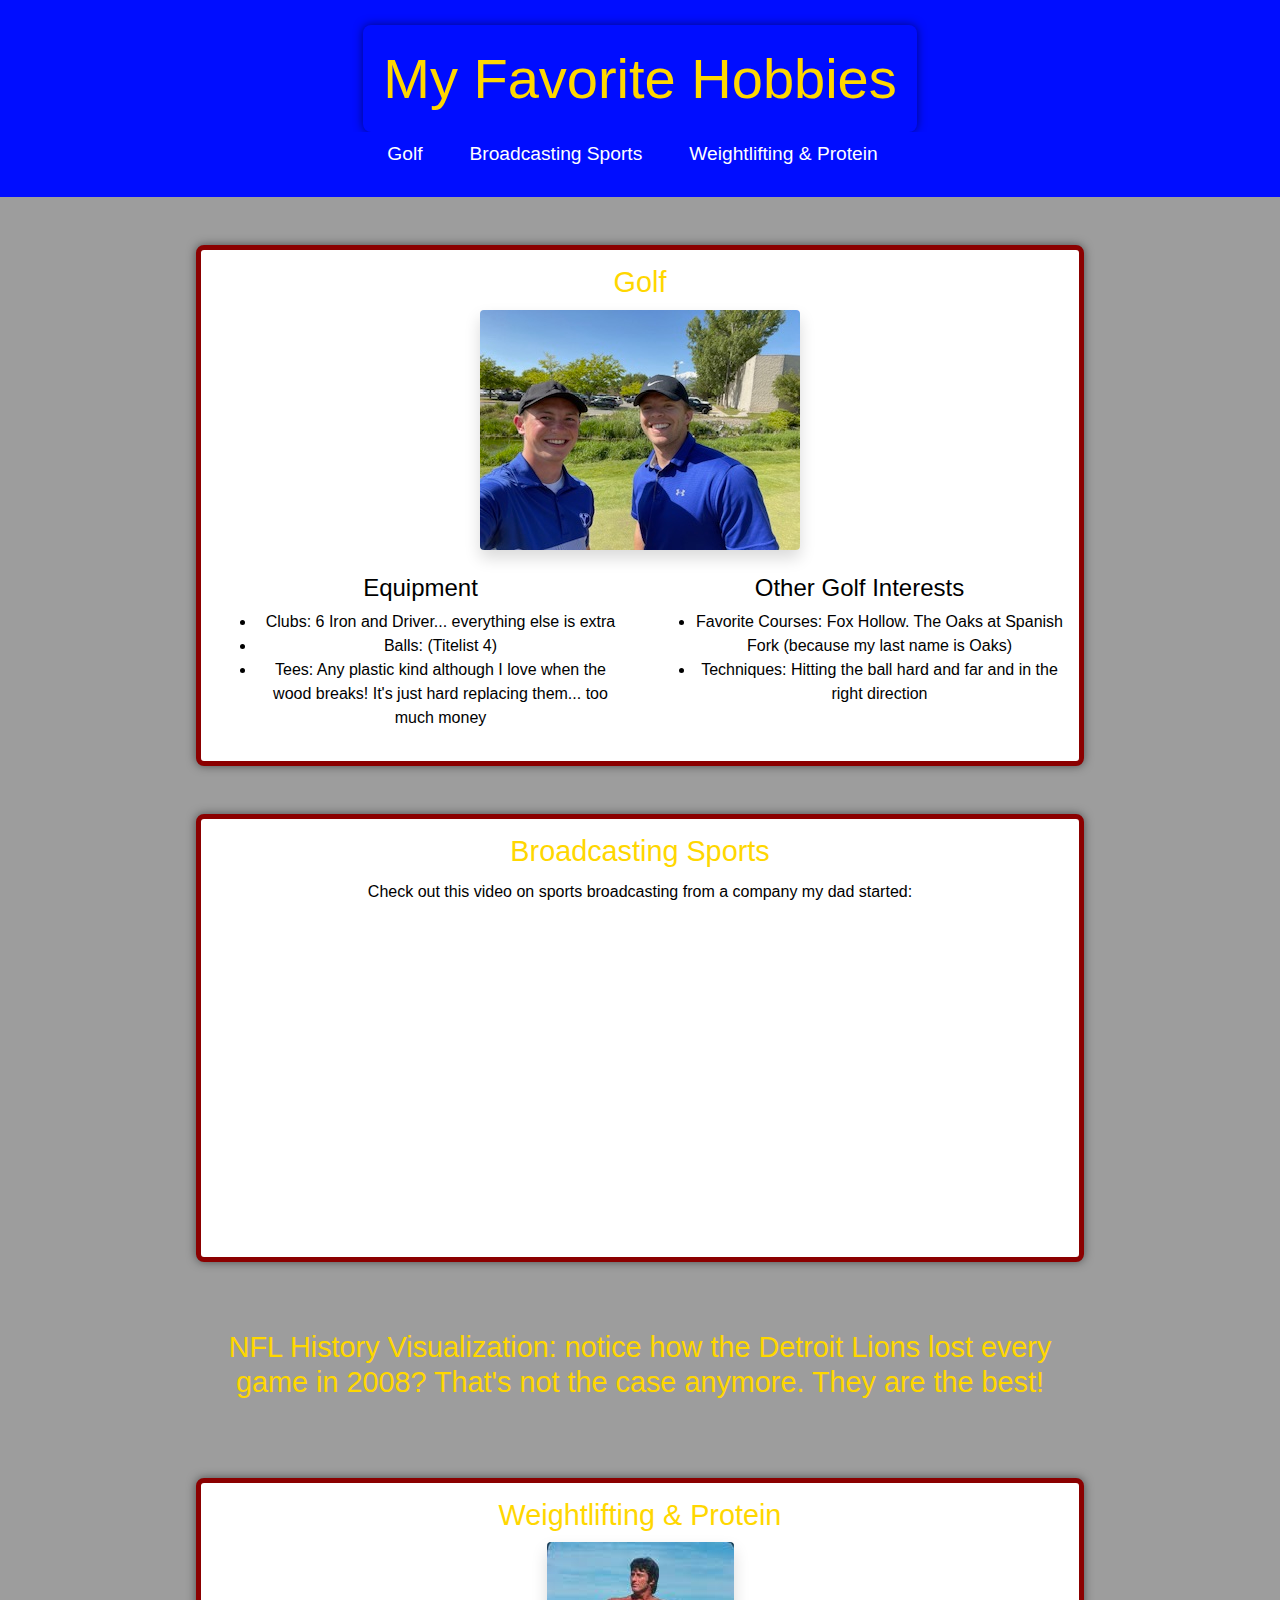
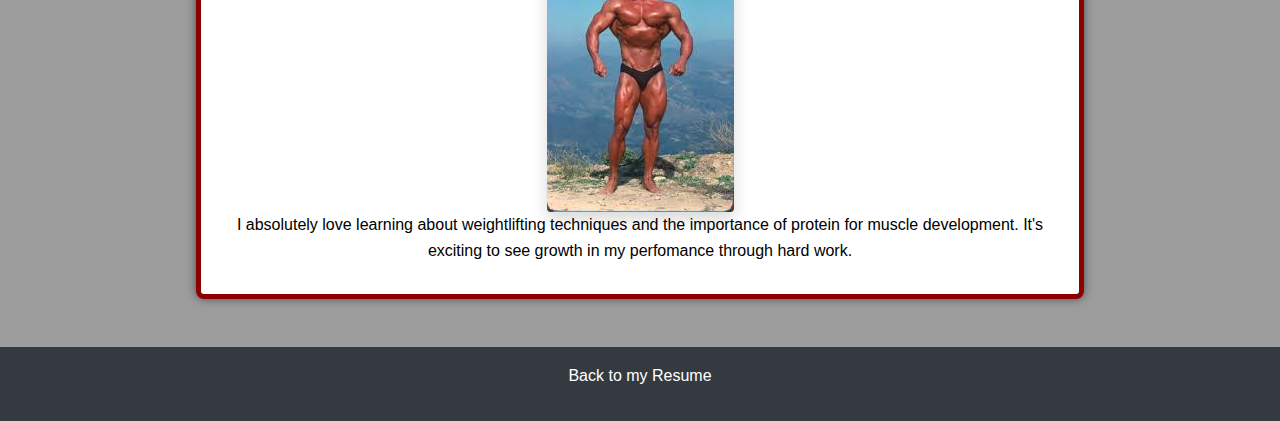
<file: html/scratch.html>
<!DOCTYPE html>
<html lang="en">
<head>
    <!-- Meta Data -->
    <meta charset="UTF-8">
    <meta name="viewport" content="width=device-width, initial-scale=1.0">

    <!-- Page Title -->
    <title>My Favorite Hobbies</title>

    <!-- External CSS -->
    <link href="https://stackpath.bootstrapcdn.com/bootstrap/4.5.2/css/bootstrap.min.css" rel="stylesheet">
    <link rel="stylesheet" href="../css/scratch.css">
</head>

<body>
    <!-- Header Section -->
    <header>
        <div class="container text-center">
            <h1 id="favorite-hobbies" class="display-4">My Favorite Hobbies</h1>
            <nav>
                <ul class="nav justify-content-center">
                    <li class="nav-item">
                        <a class="nav-link text-white" href="#golf">Golf</a>
                    </li>
                    <li class="nav-item">
                        <a class="nav-link text-white" href="#broadcasting">Broadcasting Sports</a>
                    </li>
                    <li class="nav-item">
                        <a class="nav-link text-white" href="#weightlifting">Weightlifting & Protein</a>
                    </li>
                </ul>
            </nav>
        </div>
    </header>

    <!-- Main Content -->
    <main class="container mt-5">
        <!-- Golf Section -->
        <section id="golf" class="my-5">
            <h2 class="text-center">Golf</h2>
            <div class="text-center">
                <img src="../assets/golf.jpg" 
                     alt="Two friends smiling on a golf course" 
                     class="img-fluid rounded shadow" 
                     style="max-width: 600px;">
            </div>
            <div class="text-center">
            <div class="row mt-4" style="color: black;">
                <div class="col-md-6">
                    <h4>Equipment</h4>
                    <ul>
                        <li>Clubs: 6 Iron and Driver... everything else is extra</li>
                        <li>Balls: (Titelist 4)</li>
                        <li>Tees: Any plastic kind although I love when the wood breaks! It's just hard replacing them... too much money</li>
                    </ul>
                </div>
                <div class="col-md-6">
                    <h4>Other Golf Interests</h4>
                    <ul>
                        <li>Favorite Courses: Fox Hollow. The Oaks at Spanish Fork (because my last name is Oaks)</li>
                        <li>Techniques: Hitting the ball hard and far and in the right direction</li>
                    </ul>
                </div>
            </div>
        </section>

        <!-- Broadcasting Section -->
        <section id="broadcasting" class="my-5">
            <h2 class="text-center">Broadcasting Sports</h2>
            <p class="text-center">Check out this video on sports broadcasting from a company my dad started:</p>
            <div class="text-center">
                <iframe width="560" height="315" 
                        src="https://www.youtube.com/embed/MfBfeTTVVuE" 
                        frameborder="0" allowfullscreen
                        title="Sports Broadcasting Video"></iframe>
            </div>
        </section>

        <!-- Tableau Section -->
        <section id="tableau" class="my-5">
            <h2 class="text-center">NFL History Visualization: notice how the Detroit Lions lost every game in 2008? That's not the case anymore. They are the best!</h2>
            <div id="tableau-viz" class="text-center">
                <div class='tableauPlaceholder' id='viz1734456487875' style='position: relative;'>
                    <noscript>
                        <a href='#'>
                            <img alt='The History of the NFL' 
                                 src='https://public.tableau.com/static/images/Th/TheHistoryoftheNFL/TheHistoryoftheNFL/1_rss.png' 
                                 style='border: none'>
                        </a>
                    </noscript>
                    <object class='tableauViz' style='display:none;'>
                        <param name='host_url' value='https%3A%2F%2Fpublic.tableau.com%2F' />
                        <param name='embed_code_version' value='3' />
                        <param name='site_root' value='' />
                        <param name='name' value='TheHistoryoftheNFL&#47;TheHistoryoftheNFL' />
                        <param name='tabs' value='no' />
                        <param name='toolbar' value='yes' />
                        <param name='static_image' value='https://public.tableau.com/static/images/Th/TheHistoryoftheNFL/TheHistoryoftheNFL/1.png' />
                        <param name='animate_transition' value='yes' />
                        <param name='display_static_image' value='yes' />
                        <param name='display_spinner' value='yes' />
                        <param name='display_overlay' value='yes' />
                        <param name='display_count' value='yes' />
                        <param name='language' value='en-US' />
                    </object>
                </div>
                <script type='text/javascript'>
                    var divElement = document.getElementById('viz1734456487875');
                    var vizElement = divElement.getElementsByTagName('object')[0];
                    vizElement.style.width = '800px';
                    vizElement.style.height = '1027px';
                    var scriptElement = document.createElement('script');
                    scriptElement.src = 'https://public.tableau.com/javascripts/api/viz_v1.js';
                    vizElement.parentNode.insertBefore(scriptElement, vizElement);
                </script>
            </div>
        </section>

        <!-- Weightlifting Section -->
        <section id="weightlifting" class="my-5">
            <h2 class="text-center">Weightlifting & Protein</h2>
            <div class="text-center">
            <img src="../Class/images/Arnold.jpg"
            alt="Arnold" 
            class="img-fluid rounded shadow" 
            style="max-width: 600px;">
            </div>
            <p class="text-center">
                I absolutely love learning about weightlifting techniques and the importance of protein for muscle development. It's exciting to see growth in my perfomance through hard work.
            </p>
        </section>
    </main>

    <!-- Footer Section -->
    <footer class="bg-dark text-white text-center py-3">
        <p>
            <a href="../index.html" class="text-white">Back to my Resume</a>
        </p>
    </footer>
</body>
</html>
</file>
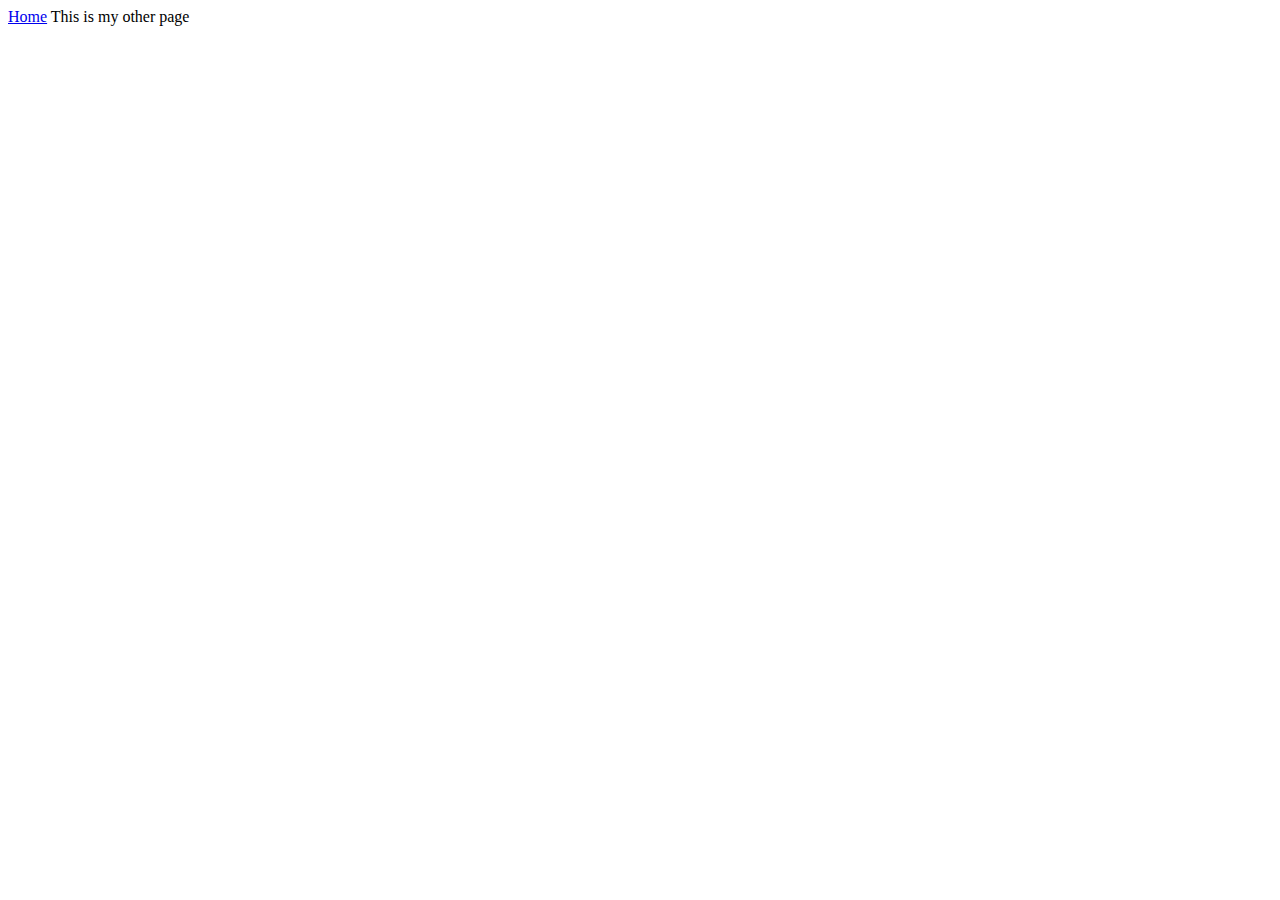
<file: Class/html/otherpage.html>
<!DOCTYPE html>
<html lang="en">
<head>
    <meta charset="UTF-8">
    <meta name="viewport" content="width=device-width, initial-scale=1.0">
    <title>Document</title>
</head>
<body>
    <a href="../index.html/">Home</a>
    This is my other page
</body>
</html>
</file>
<file: css/scratch.css>
/* Header Styling */
header {
    background-color: #000dff; /* Royal Blue */
    color: #FFD700; /* Gold text */
    text-align: center;
    padding: 20px;
    border-top: 5px solid #000dff;
}

body {
    font-family: Arial, Helvetica, sans-serif;
    background-color: #9d9d9d;
    color: #000dff;
    margin: 0;
    padding: 0;
}

header h1 {
    font-size: 2.5em;
    margin: 0;
}

/* Title Styling */
h1#favorite-hobbies {
    background-color: #000dff;
    color: #FFD700;
    text-align: center;
    padding: 20px;
    margin: 0 auto;
    border-radius: 8px;
    width: fit-content;
    box-shadow: 0 0 10px rgba(0, 0, 0, 0.5);
}

/* Navigation Bar */
nav ul {
    list-style: none;
    padding: 0;
    text-align: center;
    background-color: #000dff; /* Blue navigation background */
}

nav ul li {
    display: inline;
    margin-right: 15px;
}

nav ul li a {
    color: white;
    text-decoration: none;
    font-size: 1.2em;
}

nav ul li a:hover {
    text-decoration: underline;
}

/* Section Styling */
section {
    padding: 20px;
    margin: 10px auto;
    width: 80%;
}

/* Content Boxes with Red Borders */
#golf, #broadcasting, #weightlifting {
    background-color: #ffffff; /* White background inside the boxes */
    border: 5px solid #8B0000; /* Dark Red border */
    padding: 15px;
    border-radius: 8px;
    margin: 20px auto;
    box-shadow: 0 0 10px rgba(0, 0, 0, 0.5);
}

/* Section Titles */
section h2 {
    color: #FFD700; /* Yellow text */
    font-size: 1.8em;
    margin-bottom: 10px;
    text-align: center;
}

/* Text Content */
p {
    line-height: 1.6;
    color: #000000;
}

/* Image Styling */
img {
    display: block;
    margin: 0 auto;
    max-width: 100%;
    border-radius: 8px;
    box-shadow: 0 2px 5px rgba(0, 0, 0, 0.1);
}

/* Footer Styling */
footer {
    text-align: center;
    background-color: #8B0000; /* Dark Red */
    color: white;
    padding: 15px;
    margin-top: 20px;
}
footer a {
    color: #FFD700; /* Yellow links */
    text-decoration: none;
}

footer a:hover {
    text-decoration: underline;
}
</file>
